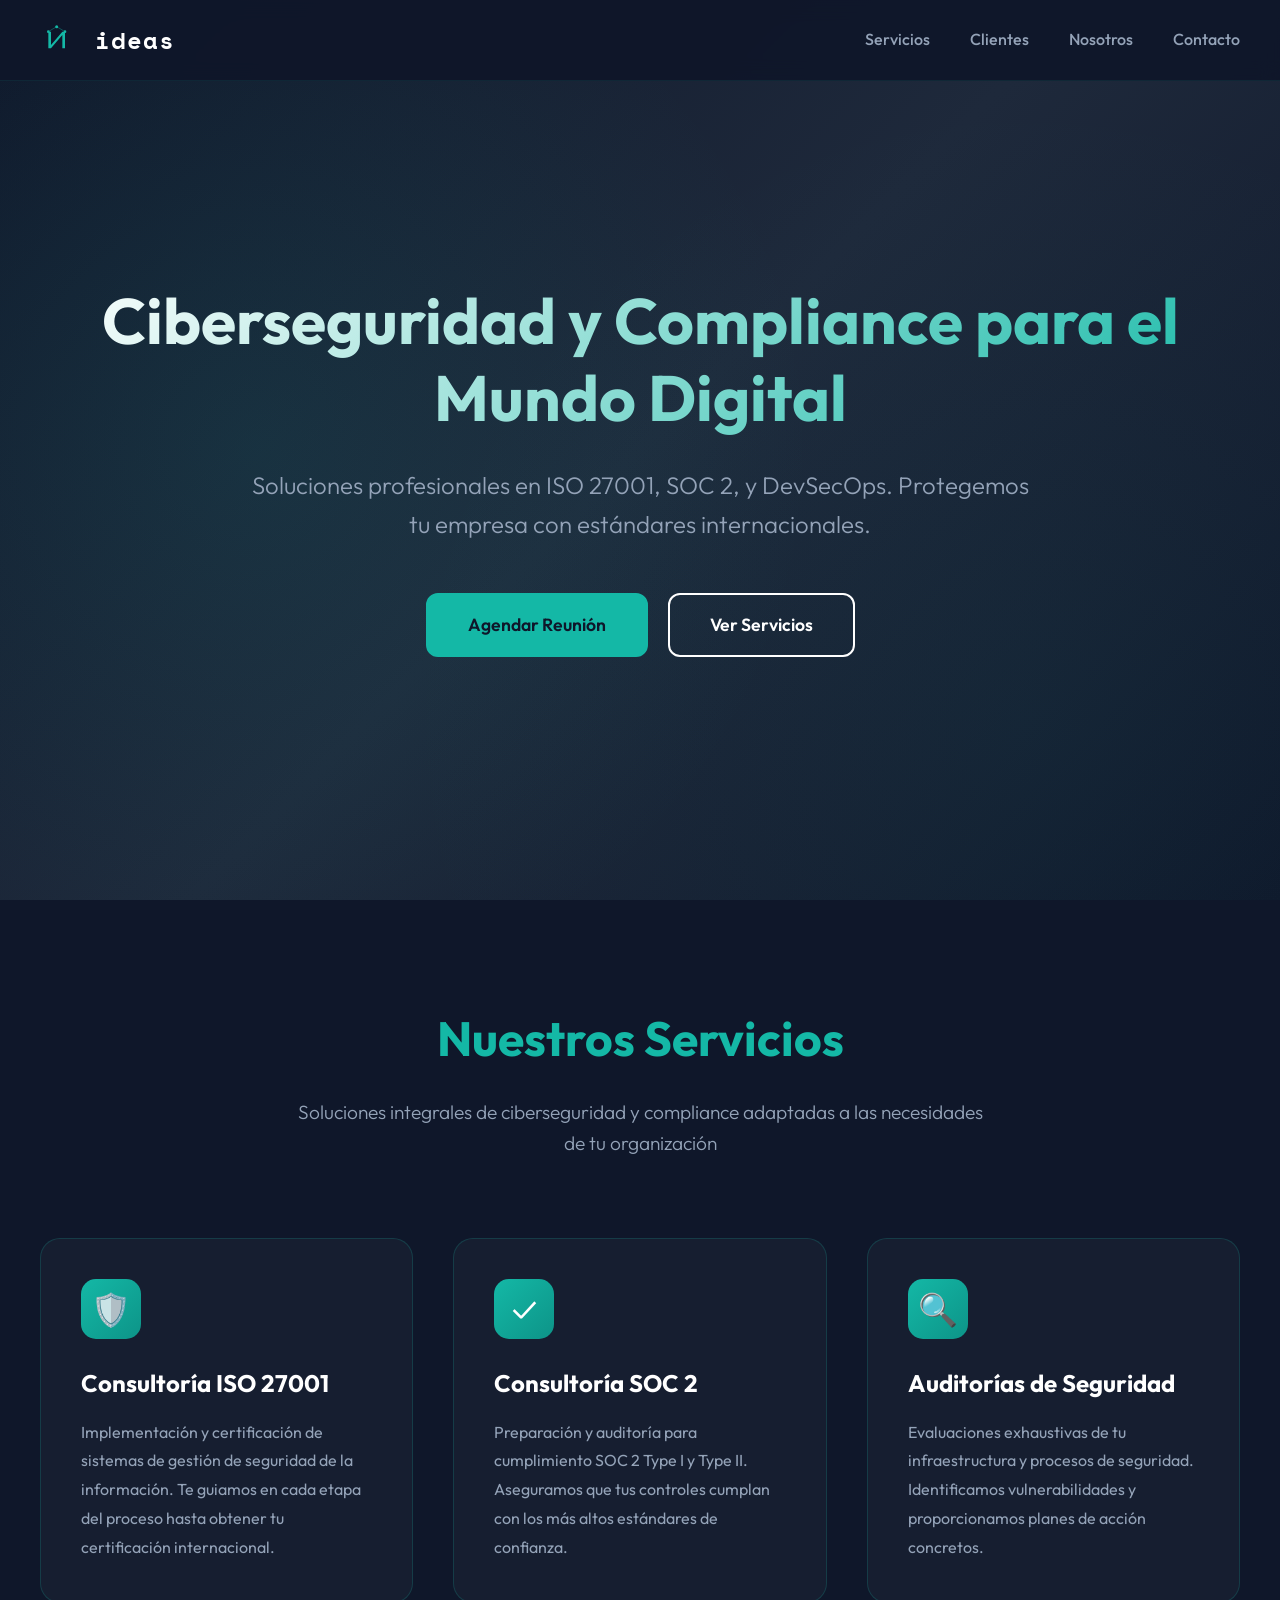
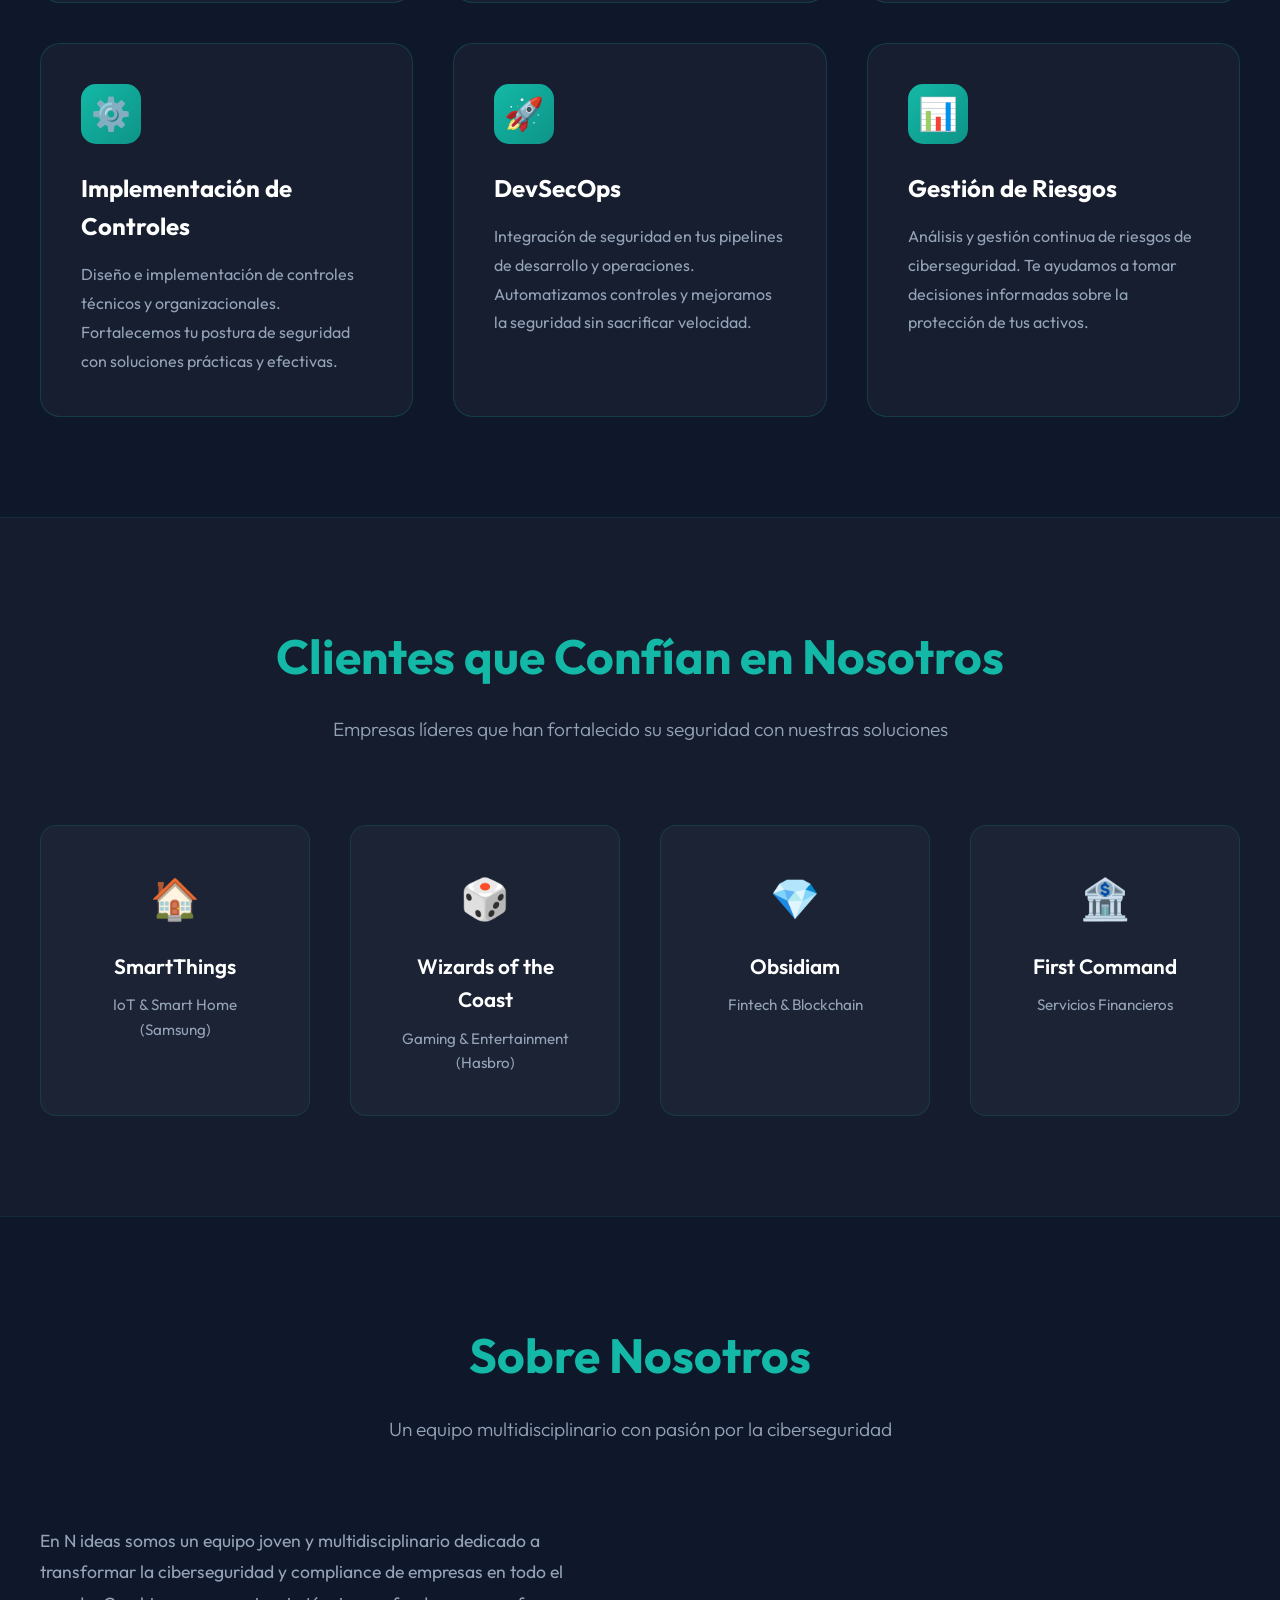
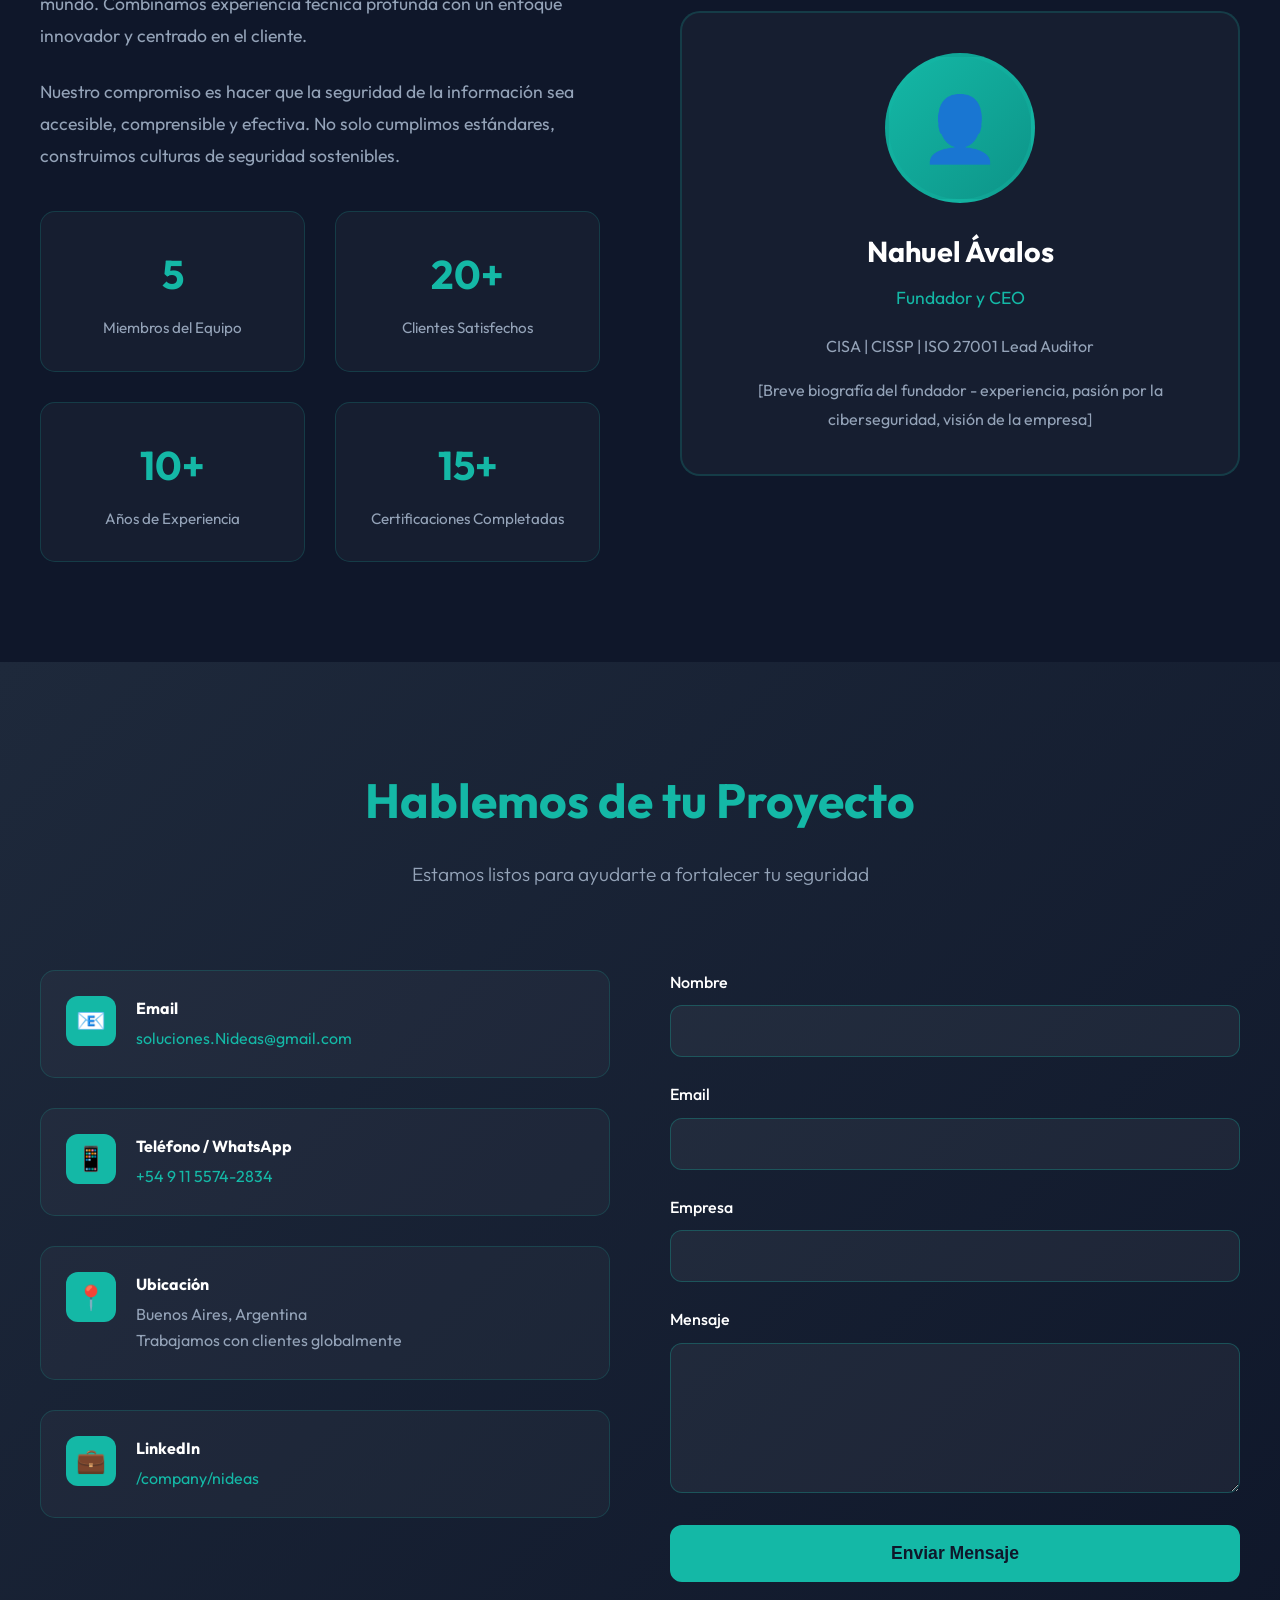
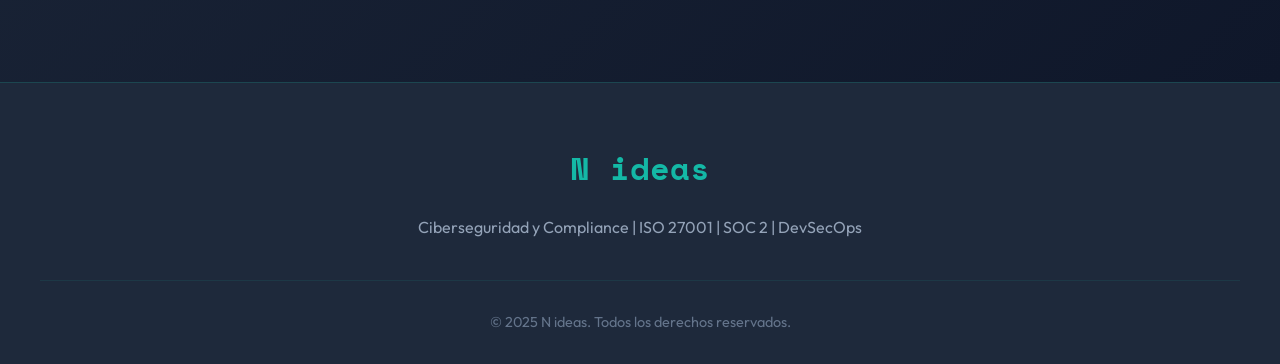
<file: archive/nideas-website-bundle.html>
<!DOCTYPE html>
<html lang="es">
<head>
    <meta charset="UTF-8">
    <meta name="viewport" content="width=device-width, initial-scale=1.0">
    <title>N ideas - Ciberseguridad y Compliance</title>
    <link href="https://fonts.googleapis.com/css2?family=Space+Mono:wght@400;700&family=Outfit:wght@300;400;500;600;700&display=swap" rel="stylesheet">
    <style>
/* ============================================
           VARIABLES DE CONFIGURACIÓN
           ============================================ */
:root {
    --navy: #0F172A;
    --navy-light: #1E293B;
    --navy-lighter: #334155;
    --teal: #14B8A6;
    --teal-dark: #0D9488;
    --gray: #64748B;
    --gray-light: #94A3B8;
    --gray-lighter: #E2E8F0;
    --white: #FFFFFF;
}

* {
    margin: 0;
    padding: 0;
    box-sizing: border-box;
}

html {
    scroll-behavior: smooth;
}

body {
    font-family: 'Outfit', sans-serif;
    background: var(--navy);
    color: var(--white);
    line-height: 1.6;
    overflow-x: hidden;
}

.header {
    position: fixed;
    top: 0;
    left: 0;
    right: 0;
    z-index: 1000;
    background: rgba(15, 23, 42, 0.95);
    backdrop-filter: blur(10px);
    border-bottom: 1px solid rgba(20, 184, 166, 0.1);
    transition: all 0.3s ease;
}

.header.scrolled {
    box-shadow: 0 4px 20px rgba(0, 0, 0, 0.3);
}

.nav-container {
    max-width: 1400px;
    margin: 0 auto;
    padding: 20px 40px;
    display: flex;
    justify-content: space-between;
    align-items: center;
}

.logo {
    display: flex;
    align-items: center;
    gap: 15px;
    text-decoration: none;
    color: var(--white);
    transition: transform 0.3s ease;
}

.logo:hover {
    transform: translateX(5px);
}

.logo-symbol {
    width: 40px;
    height: 40px;
}

.logo-text {
    font-family: 'Space Mono', monospace;
    font-size: 1.5rem;
    font-weight: 700;
    letter-spacing: 1px;
}

.nav-links {
    display: flex;
    gap: 40px;
    list-style: none;
}

.nav-links a {
    color: var(--gray-light);
    text-decoration: none;
    font-weight: 500;
    transition: all 0.3s ease;
    position: relative;
}

.nav-links a::after {
    content: '';
    position: absolute;
    bottom: -5px;
    left: 0;
    width: 0;
    height: 2px;
    background: var(--teal);
    transition: width 0.3s ease;
}

.nav-links a:hover {
    color: var(--teal);
}

.nav-links a:hover::after {
    width: 100%;
}

.hero {
    min-height: 100vh;
    display: flex;
    align-items: center;
    justify-content: center;
    padding: 120px 40px 80px;
    background: linear-gradient(135deg, var(--navy) 0%, var(--navy-light) 50%, var(--navy) 100%);
    position: relative;
    overflow: hidden;
}

.hero::before {
    content: '';
    position: absolute;
    top: 0;
    left: 0;
    right: 0;
    bottom: 0;
    background: 
        radial-gradient(circle at 20% 50%, rgba(20, 184, 166, 0.1) 0%, transparent 50%),
        radial-gradient(circle at 80% 80%, rgba(20, 184, 166, 0.05) 0%, transparent 50%);
    animation: pulse 8s ease-in-out infinite;
}

@keyframes pulse {
    0%, 100% { opacity: 0.5; }
    50% { opacity: 1; }
}

.hero-content {
    max-width: 1200px;
    text-align: center;
    position: relative;
    z-index: 1;
    opacity: 0;
    animation: fadeInUp 1s ease-out forwards;
    animation-delay: 0.3s;
}

.hero h1 {
    font-size: 4rem;
    font-weight: 700;
    margin-bottom: 30px;
    line-height: 1.2;
    background: linear-gradient(135deg, var(--white) 0%, var(--teal) 100%);
    -webkit-background-clip: text;
    -webkit-text-fill-color: transparent;
    background-clip: text;
}

.hero .subtitle {
    font-size: 1.5rem;
    color: var(--gray-light);
    margin-bottom: 50px;
    font-weight: 300;
    max-width: 800px;
    margin-left: auto;
    margin-right: auto;
}

.cta-buttons {
    display: flex;
    gap: 20px;
    justify-content: center;
    flex-wrap: wrap;
}

.btn {
    padding: 16px 40px;
    border-radius: 12px;
    text-decoration: none;
    font-weight: 600;
    font-size: 1.1rem;
    transition: all 0.3s ease;
    display: inline-block;
    border: 2px solid transparent;
}

.btn-primary {
    background: var(--teal);
    color: var(--navy);
    border-color: var(--teal);
}

.btn-primary:hover {
    background: transparent;
    color: var(--teal);
    transform: translateY(-3px);
    box-shadow: 0 10px 30px rgba(20, 184, 166, 0.3);
}

.btn-secondary {
    background: transparent;
    color: var(--white);
    border-color: var(--white);
}

.btn-secondary:hover {
    background: var(--white);
    color: var(--navy);
    transform: translateY(-3px);
}

.section {
    padding: 100px 40px;
    max-width: 1400px;
    margin: 0 auto;
}

.section-header {
    text-align: center;
    margin-bottom: 80px;
    opacity: 0;
    transform: translateY(30px);
    transition: all 0.8s ease;
}

.section-header.visible {
    opacity: 1;
    transform: translateY(0);
}

.section-title {
    font-size: 3rem;
    font-weight: 700;
    margin-bottom: 20px;
    color: var(--teal);
}

.section-subtitle {
    font-size: 1.2rem;
    color: var(--gray-light);
    font-weight: 300;
    max-width: 700px;
    margin: 0 auto;
}

.services-grid {
    display: grid;
    grid-template-columns: repeat(auto-fit, minmax(300px, 1fr));
    gap: 40px;
    margin-top: 60px;
}

.service-card {
    background: rgba(255, 255, 255, 0.03);
    border: 1px solid rgba(20, 184, 166, 0.2);
    border-radius: 20px;
    padding: 40px;
    transition: all 0.4s ease;
    opacity: 0;
    transform: translateY(30px);
}

.service-card.visible {
    opacity: 1;
    transform: translateY(0);
}

.service-card:hover {
    background: rgba(255, 255, 255, 0.05);
    border-color: var(--teal);
    transform: translateY(-10px);
    box-shadow: 0 20px 60px rgba(20, 184, 166, 0.2);
}

.service-icon {
    width: 60px;
    height: 60px;
    background: linear-gradient(135deg, var(--teal) 0%, var(--teal-dark) 100%);
    border-radius: 15px;
    display: flex;
    align-items: center;
    justify-content: center;
    font-size: 2rem;
    margin-bottom: 25px;
    transition: transform 0.3s ease;
}

.service-card:hover .service-icon {
    transform: scale(1.1) rotate(5deg);
}

.service-card h3 {
    font-size: 1.5rem;
    margin-bottom: 15px;
    color: var(--white);
}

.service-card p {
    color: var(--gray-light);
    line-height: 1.8;
}

.clients-section {
    background: rgba(255, 255, 255, 0.02);
    border-top: 1px solid rgba(20, 184, 166, 0.1);
    border-bottom: 1px solid rgba(20, 184, 166, 0.1);
}

.clients-grid {
    display: grid;
    grid-template-columns: repeat(auto-fit, minmax(250px, 1fr));
    gap: 40px;
    margin-top: 60px;
}

.client-card {
    background: rgba(255, 255, 255, 0.03);
    border: 1px solid rgba(20, 184, 166, 0.15);
    border-radius: 16px;
    padding: 40px;
    text-align: center;
    transition: all 0.3s ease;
    opacity: 0;
    transform: scale(0.95);
}

.client-card.visible {
    opacity: 1;
    transform: scale(1);
}

.client-card:hover {
    background: rgba(255, 255, 255, 0.05);
    border-color: var(--teal);
    transform: scale(1.05);
}

.client-logo {
    font-size: 2.5rem;
    margin-bottom: 20px;
}

.client-name {
    font-size: 1.3rem;
    font-weight: 600;
    color: var(--white);
    margin-bottom: 10px;
}

.client-industry {
    color: var(--gray-light);
    font-size: 0.95rem;
}

.about-content {
    display: grid;
    grid-template-columns: 1fr 1fr;
    gap: 80px;
    align-items: center;
    margin-top: 60px;
}

.about-text {
    opacity: 0;
    transform: translateX(-30px);
    transition: all 0.8s ease;
}

.about-text.visible {
    opacity: 1;
    transform: translateX(0);
}

.about-text p {
    font-size: 1.1rem;
    color: var(--gray-light);
    margin-bottom: 25px;
    line-height: 1.8;
}

.stats-grid {
    display: grid;
    grid-template-columns: repeat(2, 1fr);
    gap: 30px;
    margin-top: 40px;
}

.stat-item {
    text-align: center;
    padding: 30px;
    background: rgba(255, 255, 255, 0.03);
    border-radius: 15px;
    border: 1px solid rgba(20, 184, 166, 0.2);
    transition: all 0.3s ease;
}

.stat-item:hover {
    background: rgba(255, 255, 255, 0.05);
    transform: translateY(-5px);
}

.stat-number {
    font-size: 2.5rem;
    font-weight: 700;
    color: var(--teal);
    margin-bottom: 10px;
}

.stat-label {
    color: var(--gray-light);
    font-size: 0.95rem;
}

.team-leader {
    background: rgba(255, 255, 255, 0.03);
    border: 2px solid rgba(20, 184, 166, 0.2);
    border-radius: 20px;
    padding: 40px;
    text-align: center;
    opacity: 0;
    transform: translateX(30px);
    transition: all 0.8s ease;
}

.team-leader.visible {
    opacity: 1;
    transform: translateX(0);
}

.leader-avatar {
    width: 150px;
    height: 150px;
    border-radius: 50%;
    background: linear-gradient(135deg, var(--teal) 0%, var(--teal-dark) 100%);
    margin: 0 auto 25px;
    display: flex;
    align-items: center;
    justify-content: center;
    font-size: 4rem;
    border: 4px solid rgba(20, 184, 166, 0.3);
}

.leader-name {
    font-size: 1.8rem;
    font-weight: 700;
    margin-bottom: 10px;
    color: var(--white);
}

.leader-title {
    color: var(--teal);
    font-size: 1.1rem;
    margin-bottom: 20px;
}

.leader-credentials {
    color: var(--gray-light);
    line-height: 1.8;
}

.contact-section {
    background: linear-gradient(135deg, var(--navy-light) 0%, var(--navy) 100%);
}

.contact-container {
    display: grid;
    grid-template-columns: 1fr 1fr;
    gap: 60px;
    margin-top: 60px;
}

.contact-info {
    opacity: 0;
    transform: translateY(30px);
    transition: all 0.8s ease;
}

.contact-info.visible {
    opacity: 1;
    transform: translateY(0);
}

.contact-item {
    display: flex;
    align-items: flex-start;
    gap: 20px;
    margin-bottom: 30px;
    padding: 25px;
    background: rgba(255, 255, 255, 0.03);
    border-radius: 15px;
    border: 1px solid rgba(20, 184, 166, 0.2);
    transition: all 0.3s ease;
}

.contact-item:hover {
    background: rgba(255, 255, 255, 0.05);
    border-color: var(--teal);
    transform: translateX(10px);
}

.contact-icon {
    width: 50px;
    height: 50px;
    background: var(--teal);
    border-radius: 12px;
    display: flex;
    align-items: center;
    justify-content: center;
    font-size: 1.5rem;
    flex-shrink: 0;
}

.contact-details h4 {
    color: var(--white);
    margin-bottom: 5px;
}

.contact-details p {
    color: var(--gray-light);
}

.contact-details a {
    color: var(--teal);
    text-decoration: none;
    transition: color 0.3s ease;
}

.contact-details a:hover {
    color: var(--white);
}

.contact-form {
    opacity: 0;
    transform: translateY(30px);
    transition: all 0.8s ease;
}

.contact-form.visible {
    opacity: 1;
    transform: translateY(0);
}

.form-group {
    margin-bottom: 25px;
}

.form-group label {
    display: block;
    margin-bottom: 10px;
    color: var(--white);
    font-weight: 500;
}

.form-group input,
.form-group textarea {
    width: 100%;
    padding: 15px 20px;
    background: rgba(255, 255, 255, 0.05);
    border: 1px solid rgba(20, 184, 166, 0.3);
    border-radius: 12px;
    color: var(--white);
    font-family: 'Outfit', sans-serif;
    font-size: 1rem;
    transition: all 0.3s ease;
}

.form-group input:focus,
.form-group textarea:focus {
    outline: none;
    border-color: var(--teal);
    background: rgba(255, 255, 255, 0.08);
}

.form-group textarea {
    resize: vertical;
    min-height: 150px;
}

.footer {
    background: var(--navy-light);
    padding: 60px 40px 30px;
    border-top: 1px solid rgba(20, 184, 166, 0.2);
}

.footer-content {
    max-width: 1400px;
    margin: 0 auto;
    text-align: center;
}

.footer-logo {
    font-family: 'Space Mono', monospace;
    font-size: 2rem;
    font-weight: 700;
    color: var(--teal);
    margin-bottom: 20px;
}

.footer-text {
    color: var(--gray-light);
    margin-bottom: 40px;
}

.footer-bottom {
    padding-top: 30px;
    border-top: 1px solid rgba(20, 184, 166, 0.1);
    color: var(--gray);
    font-size: 0.9rem;
}

@keyframes fadeInUp {
    from {
        opacity: 0;
        transform: translateY(30px);
    }
    to {
        opacity: 1;
        transform: translateY(0);
    }
}

@media (max-width: 1024px) {
    .about-content,
    .contact-container {
        grid-template-columns: 1fr;
    }
}

@media (max-width: 768px) {
    .nav-links {
        display: none;
    }

    .hero h1 {
        font-size: 2.5rem;
    }

    .hero .subtitle {
        font-size: 1.2rem;
    }

    .section-title {
        font-size: 2rem;
    }

    .services-grid,
    .clients-grid {
        grid-template-columns: 1fr;
    }

    .stats-grid {
        grid-template-columns: 1fr;
    }

    .cta-buttons {
        flex-direction: column;
    }

    .btn {
        width: 100%;
    }
}
    </style>
</head>
<body>

    <header class="header" id="header">
        <nav class="nav-container">
            <a href="#" class="logo">
                <svg class="logo-symbol" viewBox="0 0 120 120" fill="none" xmlns="http://www.w3.org/2000/svg">
                    <path d="M 25 85 L 25 35 L 33 35 L 33 75 L 67 35 L 75 35 L 75 85 L 67 85 L 67 45 L 33 85 Z" fill="#14B8A6"/>
                    <line x1="25" y1="35" x2="50" y2="20" stroke="#14B8A6" stroke-width="2" opacity="0.6"/>
                    <line x1="75" y1="35" x2="50" y2="20" stroke="#14B8A6" stroke-width="2" opacity="0.6"/>
                    <circle cx="25" cy="35" r="4" fill="#14B8A6"/>
                    <circle cx="75" cy="35" r="4" fill="#14B8A6"/>
                    <circle cx="50" cy="20" r="4.5" fill="#14B8A6"/>
                </svg>
                <span class="logo-text">ideas</span>
            </a>
            <ul class="nav-links">
                <li><a href="#servicios">Servicios</a></li>
                <li><a href="#clientes">Clientes</a></li>
                <li><a href="#nosotros">Nosotros</a></li>
                <li><a href="#contacto">Contacto</a></li>
            </ul>
        </nav>
    </header>

    <section class="hero">
        <div class="hero-content">
            <h1>Ciberseguridad y Compliance para el Mundo Digital</h1>
            <p class="subtitle">
                Soluciones profesionales en ISO 27001, SOC 2, y DevSecOps. 
                Protegemos tu empresa con estándares internacionales.
            </p>
            <div class="cta-buttons">
                <a href="#contacto" class="btn btn-primary">Agendar Reunión</a>
                <a href="#servicios" class="btn btn-secondary">Ver Servicios</a>
            </div>
        </div>
    </section>

    <section class="section" id="servicios">
        <div class="section-header">
            <h2 class="section-title">Nuestros Servicios</h2>
            <p class="section-subtitle">
                Soluciones integrales de ciberseguridad y compliance adaptadas a las necesidades de tu organización
            </p>
        </div>

        <div class="services-grid">
            <div class="service-card">
                <div class="service-icon">🛡️</div>
                <h3>Consultoría ISO 27001</h3>
                <p>
                    Implementación y certificación de sistemas de gestión de seguridad de la información. 
                    Te guiamos en cada etapa del proceso hasta obtener tu certificación internacional.
                </p>
            </div>

            <div class="service-card">
                <div class="service-icon">✓</div>
                <h3>Consultoría SOC 2</h3>
                <p>
                    Preparación y auditoría para cumplimiento SOC 2 Type I y Type II. 
                    Aseguramos que tus controles cumplan con los más altos estándares de confianza.
                </p>
            </div>

            <div class="service-card">
                <div class="service-icon">🔍</div>
                <h3>Auditorías de Seguridad</h3>
                <p>
                    Evaluaciones exhaustivas de tu infraestructura y procesos de seguridad. 
                    Identificamos vulnerabilidades y proporcionamos planes de acción concretos.
                </p>
            </div>

            <div class="service-card">
                <div class="service-icon">⚙️</div>
                <h3>Implementación de Controles</h3>
                <p>
                    Diseño e implementación de controles técnicos y organizacionales. 
                    Fortalecemos tu postura de seguridad con soluciones prácticas y efectivas.
                </p>
            </div>

            <div class="service-card">
                <div class="service-icon">🚀</div>
                <h3>DevSecOps</h3>
                <p>
                    Integración de seguridad en tus pipelines de desarrollo y operaciones. 
                    Automatizamos controles y mejoramos la seguridad sin sacrificar velocidad.
                </p>
            </div>

            <div class="service-card">
                <div class="service-icon">📊</div>
                <h3>Gestión de Riesgos</h3>
                <p>
                    Análisis y gestión continua de riesgos de ciberseguridad. 
                    Te ayudamos a tomar decisiones informadas sobre la protección de tus activos.
                </p>
            </div>
        </div>
    </section>

    <section class="section clients-section" id="clientes">
        <div class="section-header">
            <h2 class="section-title">Clientes que Confían en Nosotros</h2>
            <p class="section-subtitle">
                Empresas líderes que han fortalecido su seguridad con nuestras soluciones
            </p>
        </div>

        <div class="clients-grid">
            <div class="client-card">
                <div class="client-logo">🏠</div>
                <div class="client-name">SmartThings</div>
                <div class="client-industry">IoT & Smart Home (Samsung)</div>
            </div>

            <div class="client-card">
                <div class="client-logo">🎲</div>
                <div class="client-name">Wizards of the Coast</div>
                <div class="client-industry">Gaming & Entertainment (Hasbro)</div>
            </div>

            <div class="client-card">
                <div class="client-logo">💎</div>
                <div class="client-name">Obsidiam</div>
                <div class="client-industry">Fintech & Blockchain</div>
            </div>

            <div class="client-card">
                <div class="client-logo">🏦</div>
                <div class="client-name">First Command</div>
                <div class="client-industry">Servicios Financieros</div>
            </div>
        </div>
    </section>

    <section class="section" id="nosotros">
        <div class="section-header">
            <h2 class="section-title">Sobre Nosotros</h2>
            <p class="section-subtitle">
                Un equipo multidisciplinario con pasión por la ciberseguridad
            </p>
        </div>

        <div class="about-content">
            <div class="about-text">
                <p>
                    En N ideas somos un equipo joven y multidisciplinario dedicado a transformar 
                    la ciberseguridad y compliance de empresas en todo el mundo. Combinamos 
                    experiencia técnica profunda con un enfoque innovador y centrado en el cliente.
                </p>
                <p>
                    Nuestro compromiso es hacer que la seguridad de la información sea accesible, 
                    comprensible y efectiva. No solo cumplimos estándares, construimos culturas 
                    de seguridad sostenibles.
                </p>

                <div class="stats-grid">
                    <div class="stat-item">
                        <div class="stat-number">5</div>
                        <div class="stat-label">Miembros del Equipo</div>
                    </div>
                    <div class="stat-item">
                        <div class="stat-number">20+</div>
                        <div class="stat-label">Clientes Satisfechos</div>
                    </div>
                    <div class="stat-item">
                        <div class="stat-number">10+</div>
                        <div class="stat-label">Años de Experiencia</div>
                    </div>
                    <div class="stat-item">
                        <div class="stat-number">15+</div>
                        <div class="stat-label">Certificaciones Completadas</div>
                    </div>
                </div>
            </div>

            <div class="team-leader">
                <div class="leader-avatar">👤</div>
                <h3 class="leader-name">Nahuel Ávalos</h3>
                <p class="leader-title">Fundador y CEO</p>
                <div class="leader-credentials">
                    <p>CISA | CISSP | ISO 27001 Lead Auditor</p>
                    <p style="margin-top: 15px;">
                        [Breve biografía del fundador - experiencia, pasión por la ciberseguridad, 
                        visión de la empresa]
                    </p>
                </div>
            </div>
        </div>
    </section>

    <section class="section contact-section" id="contacto">
        <div class="section-header">
            <h2 class="section-title">Hablemos de tu Proyecto</h2>
            <p class="section-subtitle">
                Estamos listos para ayudarte a fortalecer tu seguridad
            </p>
        </div>

        <div class="contact-container">
            <div class="contact-info">
                <div class="contact-item">
                    <div class="contact-icon">📧</div>
                    <div class="contact-details">
                        <h4>Email</h4>
                        <p><a href="mailto:soluciones.Nideas@gmail.com">soluciones.Nideas@gmail.com</a></p>
                    </div>
                </div>

                <div class="contact-item">
                    <div class="contact-icon">📱</div>
                    <div class="contact-details">
                        <h4>Teléfono / WhatsApp</h4>
                        <p><a href="tel:+5491155742834">+54 9 11 5574-2834</a></p>
                    </div>
                </div>

                <div class="contact-item">
                    <div class="contact-icon">📍</div>
                    <div class="contact-details">
                        <h4>Ubicación</h4>
                        <p>Buenos Aires, Argentina<br>Trabajamos con clientes globalmente</p>
                    </div>
                </div>

                <div class="contact-item">
                    <div class="contact-icon">💼</div>
                    <div class="contact-details">
                        <h4>LinkedIn</h4>
                        <p><a href="https://linkedin.com/company/nideas" target="_blank">/company/nideas</a></p>
                    </div>
                </div>
            </div>

            <div class="contact-form">
                <form action="#" method="POST" id="contactForm">
                    <div class="form-group">
                        <label for="name">Nombre</label>
                        <input type="text" id="name" name="name" required>
                    </div>

                    <div class="form-group">
                        <label for="email">Email</label>
                        <input type="email" id="email" name="email" required>
                    </div>

                    <div class="form-group">
                        <label for="company">Empresa</label>
                        <input type="text" id="company" name="company">
                    </div>

                    <div class="form-group">
                        <label for="message">Mensaje</label>
                        <textarea id="message" name="message" required></textarea>
                    </div>

                    <button type="submit" class="btn btn-primary" style="width: 100%;">
                        Enviar Mensaje
                    </button>
                </form>
            </div>
        </div>
    </section>

    <footer class="footer">
        <div class="footer-content">
            <div class="footer-logo">N ideas</div>
            <p class="footer-text">
                Ciberseguridad y Compliance | ISO 27001 | SOC 2 | DevSecOps
            </p>
            <div class="footer-bottom">
                <p>&copy; 2025 N ideas. Todos los derechos reservados.</p>
            </div>
        </div>
    </footer>

    <script>
const header = document.getElementById('header');
window.addEventListener('scroll', () => {
    if (window.scrollY > 50) {
        header.classList.add('scrolled');
    } else {
        header.classList.remove('scrolled');
    }
});

const observerOptions = {
    threshold: 0.1,
    rootMargin: '0px 0px -100px 0px'
};

const observer = new IntersectionObserver((entries) => {
    entries.forEach(entry => {
        if (entry.isIntersecting) {
            entry.target.classList.add('visible');
        }
    });
}, observerOptions);

document.querySelectorAll('.section-header, .service-card, .client-card, .about-text, .team-leader, .contact-info, .contact-form').forEach(el => {
    observer.observe(el);
});

document.querySelectorAll('a[href^="#"]').forEach(anchor => {
    anchor.addEventListener('click', function (e) {
        e.preventDefault();
        const target = document.querySelector(this.getAttribute('href'));
        if (target) {
            const headerHeight = 80;
            const targetPosition = target.offsetTop - headerHeight;
            window.scrollTo({
                top: targetPosition,
                behavior: 'smooth'
            });
        }
    });
});

const serviceCards = document.querySelectorAll('.service-card');
serviceCards.forEach((card, index) => {
    card.style.transitionDelay = `${index * 0.1}s`;
});

const clientCards = document.querySelectorAll('.client-card');
clientCards.forEach((card, index) => {
    card.style.transitionDelay = `${index * 0.15}s`;
});

document.getElementById('contactForm').addEventListener('submit', function(e) {
    e.preventDefault();
    alert('⚠️ CONFIGURAR: Necesitas conectar este formulario con un servicio de email (Formspree, EmailJS, etc.)');
});
    </script>

</body>
</html>
</file>
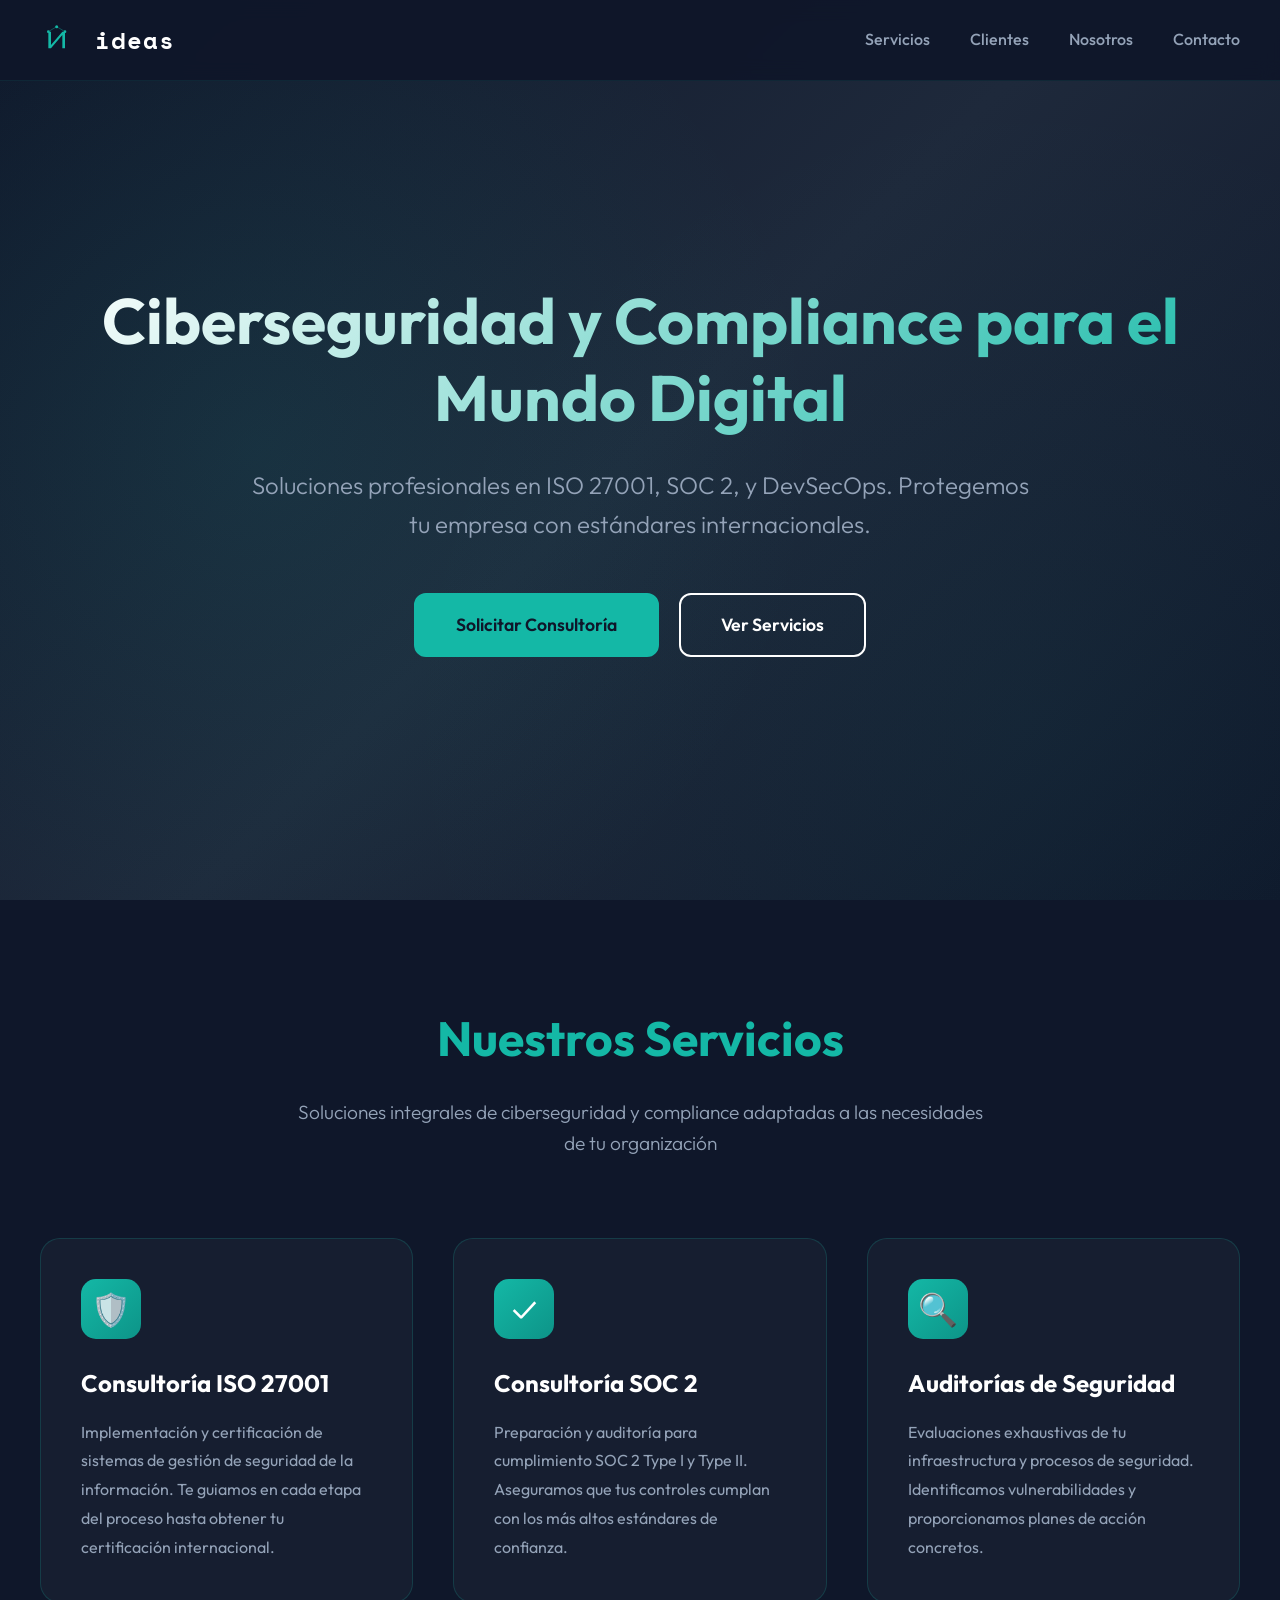
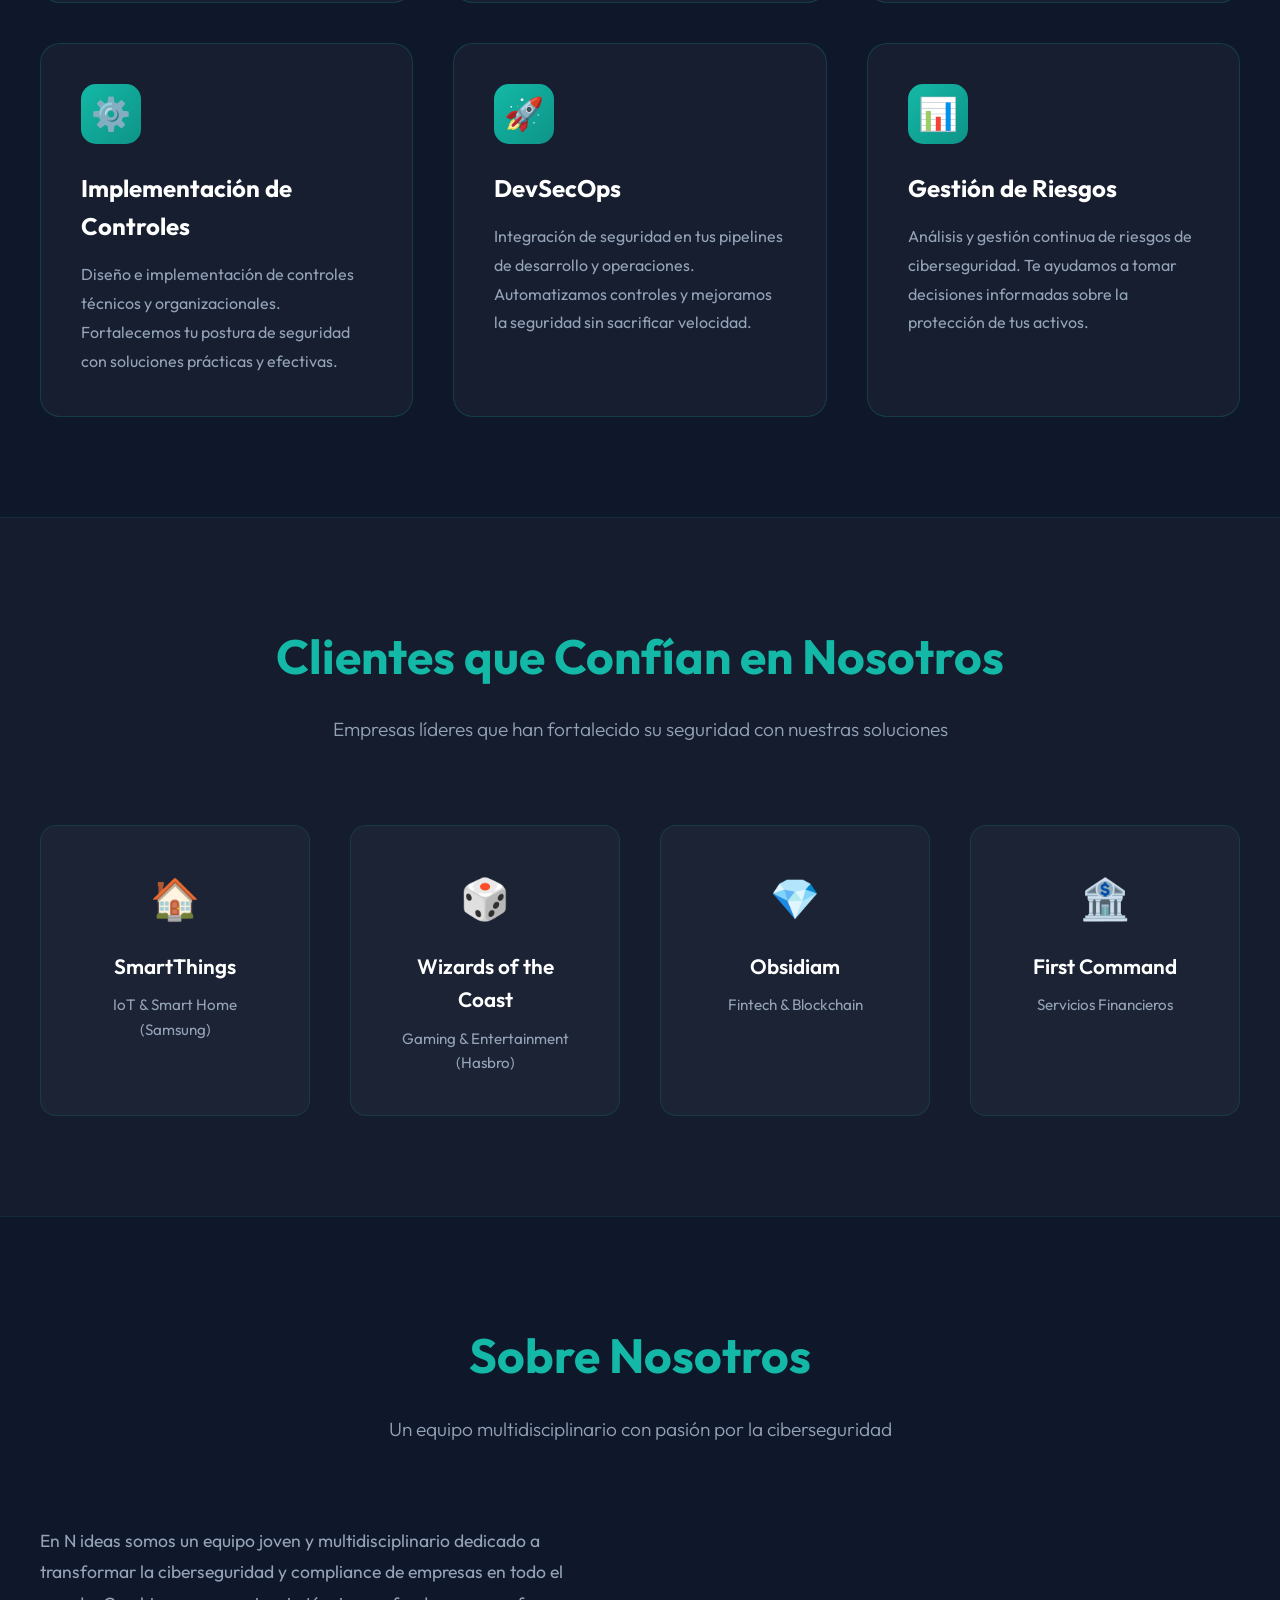
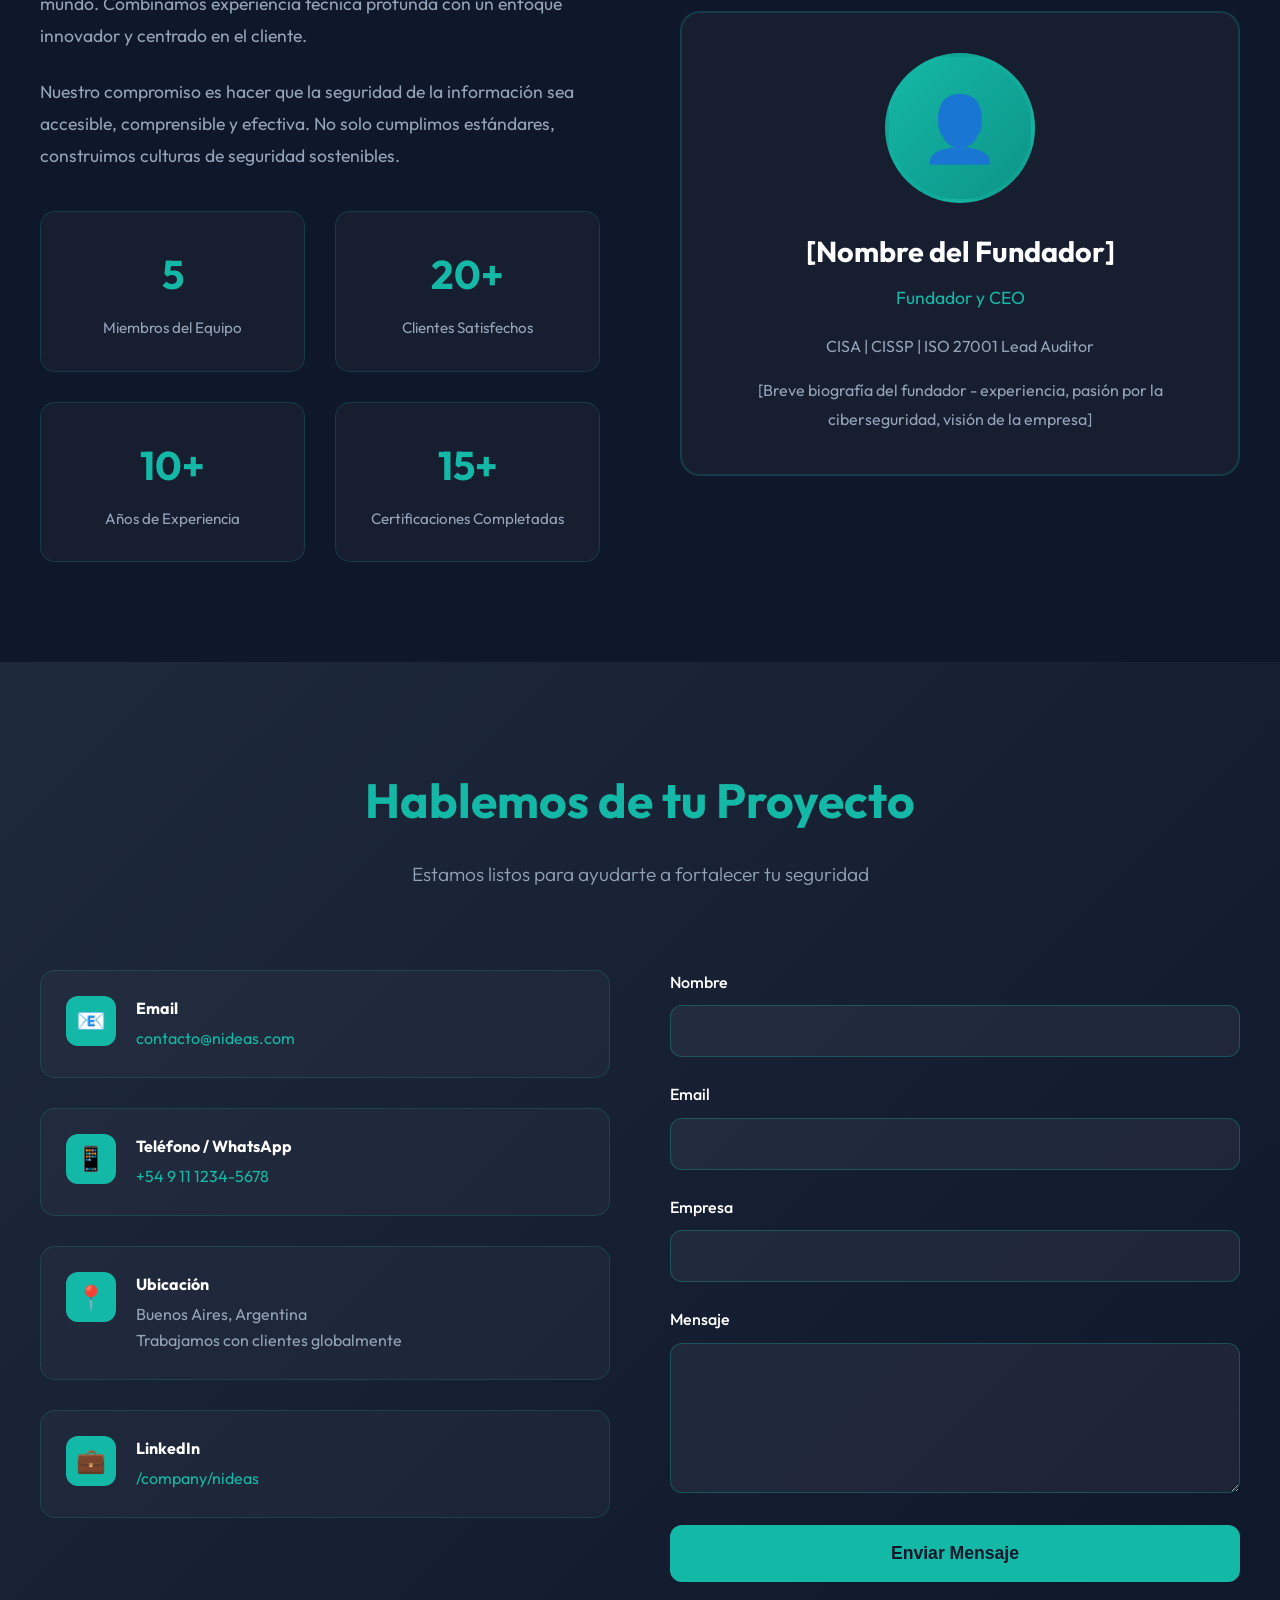
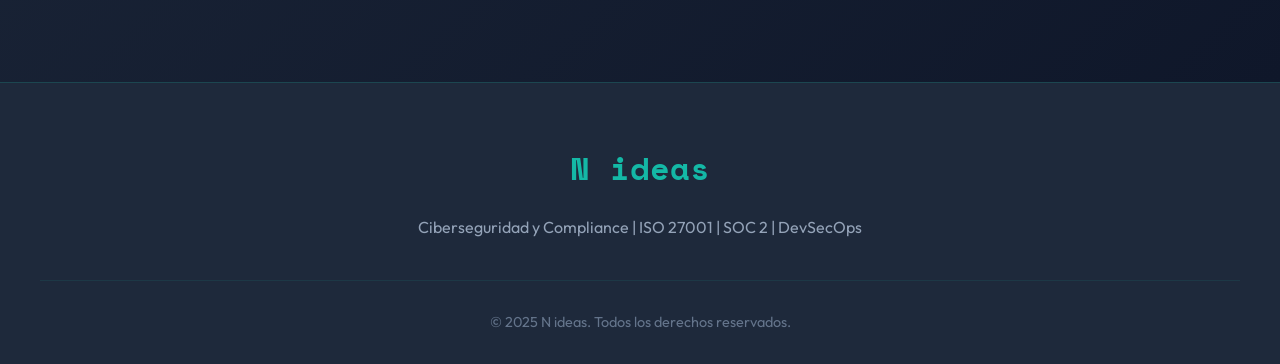
<file: archive/nideas-website.html>
<!DOCTYPE html>
<html lang="es">
<head>
    <meta charset="UTF-8">
    <meta name="viewport" content="width=device-width, initial-scale=1.0">
    <title>N ideas - Ciberseguridad y Compliance</title>
    <link href="https://fonts.googleapis.com/css2?family=Space+Mono:wght@400;700&family=Outfit:wght@300;400;500;600;700&display=swap" rel="stylesheet">
    <style>
        /* ============================================
           VARIABLES DE CONFIGURACIÓN
           ============================================ */
        :root {
            --navy: #0F172A;
            --navy-light: #1E293B;
            --navy-lighter: #334155;
            --teal: #14B8A6;
            --teal-dark: #0D9488;
            --gray: #64748B;
            --gray-light: #94A3B8;
            --gray-lighter: #E2E8F0;
            --white: #FFFFFF;
        }

        * {
            margin: 0;
            padding: 0;
            box-sizing: border-box;
        }

        html {
            scroll-behavior: smooth;
        }

        body {
            font-family: 'Outfit', sans-serif;
            background: var(--navy);
            color: var(--white);
            line-height: 1.6;
            overflow-x: hidden;
        }

        .header {
            position: fixed;
            top: 0;
            left: 0;
            right: 0;
            z-index: 1000;
            background: rgba(15, 23, 42, 0.95);
            backdrop-filter: blur(10px);
            border-bottom: 1px solid rgba(20, 184, 166, 0.1);
            transition: all 0.3s ease;
        }

        .header.scrolled {
            box-shadow: 0 4px 20px rgba(0, 0, 0, 0.3);
        }

        .nav-container {
            max-width: 1400px;
            margin: 0 auto;
            padding: 20px 40px;
            display: flex;
            justify-content: space-between;
            align-items: center;
        }

        .logo {
            display: flex;
            align-items: center;
            gap: 15px;
            text-decoration: none;
            color: var(--white);
            transition: transform 0.3s ease;
        }

        .logo:hover {
            transform: translateX(5px);
        }

        .logo-symbol {
            width: 40px;
            height: 40px;
        }

        .logo-text {
            font-family: 'Space Mono', monospace;
            font-size: 1.5rem;
            font-weight: 700;
            letter-spacing: 1px;
        }

        .nav-links {
            display: flex;
            gap: 40px;
            list-style: none;
        }

        .nav-links a {
            color: var(--gray-light);
            text-decoration: none;
            font-weight: 500;
            transition: all 0.3s ease;
            position: relative;
        }

        .nav-links a::after {
            content: '';
            position: absolute;
            bottom: -5px;
            left: 0;
            width: 0;
            height: 2px;
            background: var(--teal);
            transition: width 0.3s ease;
        }

        .nav-links a:hover {
            color: var(--teal);
        }

        .nav-links a:hover::after {
            width: 100%;
        }

        .hero {
            min-height: 100vh;
            display: flex;
            align-items: center;
            justify-content: center;
            padding: 120px 40px 80px;
            background: linear-gradient(135deg, var(--navy) 0%, var(--navy-light) 50%, var(--navy) 100%);
            position: relative;
            overflow: hidden;
        }

        .hero::before {
            content: '';
            position: absolute;
            top: 0;
            left: 0;
            right: 0;
            bottom: 0;
            background: 
                radial-gradient(circle at 20% 50%, rgba(20, 184, 166, 0.1) 0%, transparent 50%),
                radial-gradient(circle at 80% 80%, rgba(20, 184, 166, 0.05) 0%, transparent 50%);
            animation: pulse 8s ease-in-out infinite;
        }

        @keyframes pulse {
            0%, 100% { opacity: 0.5; }
            50% { opacity: 1; }
        }

        .hero-content {
            max-width: 1200px;
            text-align: center;
            position: relative;
            z-index: 1;
            opacity: 0;
            animation: fadeInUp 1s ease-out forwards;
            animation-delay: 0.3s;
        }

        .hero h1 {
            font-size: 4rem;
            font-weight: 700;
            margin-bottom: 30px;
            line-height: 1.2;
            background: linear-gradient(135deg, var(--white) 0%, var(--teal) 100%);
            -webkit-background-clip: text;
            -webkit-text-fill-color: transparent;
            background-clip: text;
        }

        .hero .subtitle {
            font-size: 1.5rem;
            color: var(--gray-light);
            margin-bottom: 50px;
            font-weight: 300;
            max-width: 800px;
            margin-left: auto;
            margin-right: auto;
        }

        .cta-buttons {
            display: flex;
            gap: 20px;
            justify-content: center;
            flex-wrap: wrap;
        }

        .btn {
            padding: 16px 40px;
            border-radius: 12px;
            text-decoration: none;
            font-weight: 600;
            font-size: 1.1rem;
            transition: all 0.3s ease;
            display: inline-block;
            border: 2px solid transparent;
        }

        .btn-primary {
            background: var(--teal);
            color: var(--navy);
            border-color: var(--teal);
        }

        .btn-primary:hover {
            background: transparent;
            color: var(--teal);
            transform: translateY(-3px);
            box-shadow: 0 10px 30px rgba(20, 184, 166, 0.3);
        }

        .btn-secondary {
            background: transparent;
            color: var(--white);
            border-color: var(--white);
        }

        .btn-secondary:hover {
            background: var(--white);
            color: var(--navy);
            transform: translateY(-3px);
        }

        .section {
            padding: 100px 40px;
            max-width: 1400px;
            margin: 0 auto;
        }

        .section-header {
            text-align: center;
            margin-bottom: 80px;
            opacity: 0;
            transform: translateY(30px);
            transition: all 0.8s ease;
        }

        .section-header.visible {
            opacity: 1;
            transform: translateY(0);
        }

        .section-title {
            font-size: 3rem;
            font-weight: 700;
            margin-bottom: 20px;
            color: var(--teal);
        }

        .section-subtitle {
            font-size: 1.2rem;
            color: var(--gray-light);
            font-weight: 300;
            max-width: 700px;
            margin: 0 auto;
        }

        .services-grid {
            display: grid;
            grid-template-columns: repeat(auto-fit, minmax(300px, 1fr));
            gap: 40px;
            margin-top: 60px;
        }

        .service-card {
            background: rgba(255, 255, 255, 0.03);
            border: 1px solid rgba(20, 184, 166, 0.2);
            border-radius: 20px;
            padding: 40px;
            transition: all 0.4s ease;
            opacity: 0;
            transform: translateY(30px);
        }

        .service-card.visible {
            opacity: 1;
            transform: translateY(0);
        }

        .service-card:hover {
            background: rgba(255, 255, 255, 0.05);
            border-color: var(--teal);
            transform: translateY(-10px);
            box-shadow: 0 20px 60px rgba(20, 184, 166, 0.2);
        }

        .service-icon {
            width: 60px;
            height: 60px;
            background: linear-gradient(135deg, var(--teal) 0%, var(--teal-dark) 100%);
            border-radius: 15px;
            display: flex;
            align-items: center;
            justify-content: center;
            font-size: 2rem;
            margin-bottom: 25px;
            transition: transform 0.3s ease;
        }

        .service-card:hover .service-icon {
            transform: scale(1.1) rotate(5deg);
        }

        .service-card h3 {
            font-size: 1.5rem;
            margin-bottom: 15px;
            color: var(--white);
        }

        .service-card p {
            color: var(--gray-light);
            line-height: 1.8;
        }

        .clients-section {
            background: rgba(255, 255, 255, 0.02);
            border-top: 1px solid rgba(20, 184, 166, 0.1);
            border-bottom: 1px solid rgba(20, 184, 166, 0.1);
        }

        .clients-grid {
            display: grid;
            grid-template-columns: repeat(auto-fit, minmax(250px, 1fr));
            gap: 40px;
            margin-top: 60px;
        }

        .client-card {
            background: rgba(255, 255, 255, 0.03);
            border: 1px solid rgba(20, 184, 166, 0.15);
            border-radius: 16px;
            padding: 40px;
            text-align: center;
            transition: all 0.3s ease;
            opacity: 0;
            transform: scale(0.95);
        }

        .client-card.visible {
            opacity: 1;
            transform: scale(1);
        }

        .client-card:hover {
            background: rgba(255, 255, 255, 0.05);
            border-color: var(--teal);
            transform: scale(1.05);
        }

        .client-logo {
            font-size: 2.5rem;
            margin-bottom: 20px;
        }

        .client-name {
            font-size: 1.3rem;
            font-weight: 600;
            color: var(--white);
            margin-bottom: 10px;
        }

        .client-industry {
            color: var(--gray-light);
            font-size: 0.95rem;
        }

        .about-content {
            display: grid;
            grid-template-columns: 1fr 1fr;
            gap: 80px;
            align-items: center;
            margin-top: 60px;
        }

        .about-text {
            opacity: 0;
            transform: translateX(-30px);
            transition: all 0.8s ease;
        }

        .about-text.visible {
            opacity: 1;
            transform: translateX(0);
        }

        .about-text p {
            font-size: 1.1rem;
            color: var(--gray-light);
            margin-bottom: 25px;
            line-height: 1.8;
        }

        .stats-grid {
            display: grid;
            grid-template-columns: repeat(2, 1fr);
            gap: 30px;
            margin-top: 40px;
        }

        .stat-item {
            text-align: center;
            padding: 30px;
            background: rgba(255, 255, 255, 0.03);
            border-radius: 15px;
            border: 1px solid rgba(20, 184, 166, 0.2);
            transition: all 0.3s ease;
        }

        .stat-item:hover {
            background: rgba(255, 255, 255, 0.05);
            transform: translateY(-5px);
        }

        .stat-number {
            font-size: 2.5rem;
            font-weight: 700;
            color: var(--teal);
            margin-bottom: 10px;
        }

        .stat-label {
            color: var(--gray-light);
            font-size: 0.95rem;
        }

        .team-leader {
            background: rgba(255, 255, 255, 0.03);
            border: 2px solid rgba(20, 184, 166, 0.2);
            border-radius: 20px;
            padding: 40px;
            text-align: center;
            opacity: 0;
            transform: translateX(30px);
            transition: all 0.8s ease;
        }

        .team-leader.visible {
            opacity: 1;
            transform: translateX(0);
        }

        .leader-avatar {
            width: 150px;
            height: 150px;
            border-radius: 50%;
            background: linear-gradient(135deg, var(--teal) 0%, var(--teal-dark) 100%);
            margin: 0 auto 25px;
            display: flex;
            align-items: center;
            justify-content: center;
            font-size: 4rem;
            border: 4px solid rgba(20, 184, 166, 0.3);
        }

        .leader-name {
            font-size: 1.8rem;
            font-weight: 700;
            margin-bottom: 10px;
            color: var(--white);
        }

        .leader-title {
            color: var(--teal);
            font-size: 1.1rem;
            margin-bottom: 20px;
        }

        .leader-credentials {
            color: var(--gray-light);
            line-height: 1.8;
        }

        .contact-section {
            background: linear-gradient(135deg, var(--navy-light) 0%, var(--navy) 100%);
        }

        .contact-container {
            display: grid;
            grid-template-columns: 1fr 1fr;
            gap: 60px;
            margin-top: 60px;
        }

        .contact-info {
            opacity: 0;
            transform: translateY(30px);
            transition: all 0.8s ease;
        }

        .contact-info.visible {
            opacity: 1;
            transform: translateY(0);
        }

        .contact-item {
            display: flex;
            align-items: flex-start;
            gap: 20px;
            margin-bottom: 30px;
            padding: 25px;
            background: rgba(255, 255, 255, 0.03);
            border-radius: 15px;
            border: 1px solid rgba(20, 184, 166, 0.2);
            transition: all 0.3s ease;
        }

        .contact-item:hover {
            background: rgba(255, 255, 255, 0.05);
            border-color: var(--teal);
            transform: translateX(10px);
        }

        .contact-icon {
            width: 50px;
            height: 50px;
            background: var(--teal);
            border-radius: 12px;
            display: flex;
            align-items: center;
            justify-content: center;
            font-size: 1.5rem;
            flex-shrink: 0;
        }

        .contact-details h4 {
            color: var(--white);
            margin-bottom: 5px;
        }

        .contact-details p {
            color: var(--gray-light);
        }

        .contact-details a {
            color: var(--teal);
            text-decoration: none;
            transition: color 0.3s ease;
        }

        .contact-details a:hover {
            color: var(--white);
        }

        .contact-form {
            opacity: 0;
            transform: translateY(30px);
            transition: all 0.8s ease;
        }

        .contact-form.visible {
            opacity: 1;
            transform: translateY(0);
        }

        .form-group {
            margin-bottom: 25px;
        }

        .form-group label {
            display: block;
            margin-bottom: 10px;
            color: var(--white);
            font-weight: 500;
        }

        .form-group input,
        .form-group textarea {
            width: 100%;
            padding: 15px 20px;
            background: rgba(255, 255, 255, 0.05);
            border: 1px solid rgba(20, 184, 166, 0.3);
            border-radius: 12px;
            color: var(--white);
            font-family: 'Outfit', sans-serif;
            font-size: 1rem;
            transition: all 0.3s ease;
        }

        .form-group input:focus,
        .form-group textarea:focus {
            outline: none;
            border-color: var(--teal);
            background: rgba(255, 255, 255, 0.08);
        }

        .form-group textarea {
            resize: vertical;
            min-height: 150px;
        }

        .footer {
            background: var(--navy-light);
            padding: 60px 40px 30px;
            border-top: 1px solid rgba(20, 184, 166, 0.2);
        }

        .footer-content {
            max-width: 1400px;
            margin: 0 auto;
            text-align: center;
        }

        .footer-logo {
            font-family: 'Space Mono', monospace;
            font-size: 2rem;
            font-weight: 700;
            color: var(--teal);
            margin-bottom: 20px;
        }

        .footer-text {
            color: var(--gray-light);
            margin-bottom: 40px;
        }

        .footer-bottom {
            padding-top: 30px;
            border-top: 1px solid rgba(20, 184, 166, 0.1);
            color: var(--gray);
            font-size: 0.9rem;
        }

        @keyframes fadeInUp {
            from {
                opacity: 0;
                transform: translateY(30px);
            }
            to {
                opacity: 1;
                transform: translateY(0);
            }
        }

        @media (max-width: 1024px) {
            .about-content,
            .contact-container {
                grid-template-columns: 1fr;
            }
        }

        @media (max-width: 768px) {
            .nav-links {
                display: none;
            }

            .hero h1 {
                font-size: 2.5rem;
            }

            .hero .subtitle {
                font-size: 1.2rem;
            }

            .section-title {
                font-size: 2rem;
            }

            .services-grid,
            .clients-grid {
                grid-template-columns: 1fr;
            }

            .stats-grid {
                grid-template-columns: 1fr;
            }

            .cta-buttons {
                flex-direction: column;
            }

            .btn {
                width: 100%;
            }
        }
    </style>
</head>
<body>

    <header class="header" id="header">
        <nav class="nav-container">
            <a href="#" class="logo">
                <svg class="logo-symbol" viewBox="0 0 120 120" fill="none" xmlns="http://www.w3.org/2000/svg">
                    <path d="M 25 85 L 25 35 L 33 35 L 33 75 L 67 35 L 75 35 L 75 85 L 67 85 L 67 45 L 33 85 Z" fill="#14B8A6"/>
                    <line x1="25" y1="35" x2="50" y2="20" stroke="#14B8A6" stroke-width="2" opacity="0.6"/>
                    <line x1="75" y1="35" x2="50" y2="20" stroke="#14B8A6" stroke-width="2" opacity="0.6"/>
                    <circle cx="25" cy="35" r="4" fill="#14B8A6"/>
                    <circle cx="75" cy="35" r="4" fill="#14B8A6"/>
                    <circle cx="50" cy="20" r="4.5" fill="#14B8A6"/>
                </svg>
                <span class="logo-text">ideas</span>
            </a>
            <ul class="nav-links">
                <li><a href="#servicios">Servicios</a></li>
                <li><a href="#clientes">Clientes</a></li>
                <li><a href="#nosotros">Nosotros</a></li>
                <li><a href="#contacto">Contacto</a></li>
            </ul>
        </nav>
    </header>

    <section class="hero">
        <div class="hero-content">
            <h1>Ciberseguridad y Compliance para el Mundo Digital</h1>
            <p class="subtitle">
                Soluciones profesionales en ISO 27001, SOC 2, y DevSecOps. 
                Protegemos tu empresa con estándares internacionales.
            </p>
            <div class="cta-buttons">
                <a href="#contacto" class="btn btn-primary">Solicitar Consultoría</a>
                <a href="#servicios" class="btn btn-secondary">Ver Servicios</a>
            </div>
        </div>
    </section>

    <section class="section" id="servicios">
        <div class="section-header">
            <h2 class="section-title">Nuestros Servicios</h2>
            <p class="section-subtitle">
                Soluciones integrales de ciberseguridad y compliance adaptadas a las necesidades de tu organización
            </p>
        </div>

        <div class="services-grid">
            <div class="service-card">
                <div class="service-icon">🛡️</div>
                <h3>Consultoría ISO 27001</h3>
                <p>
                    Implementación y certificación de sistemas de gestión de seguridad de la información. 
                    Te guiamos en cada etapa del proceso hasta obtener tu certificación internacional.
                </p>
            </div>

            <div class="service-card">
                <div class="service-icon">✓</div>
                <h3>Consultoría SOC 2</h3>
                <p>
                    Preparación y auditoría para cumplimiento SOC 2 Type I y Type II. 
                    Aseguramos que tus controles cumplan con los más altos estándares de confianza.
                </p>
            </div>

            <div class="service-card">
                <div class="service-icon">🔍</div>
                <h3>Auditorías de Seguridad</h3>
                <p>
                    Evaluaciones exhaustivas de tu infraestructura y procesos de seguridad. 
                    Identificamos vulnerabilidades y proporcionamos planes de acción concretos.
                </p>
            </div>

            <div class="service-card">
                <div class="service-icon">⚙️</div>
                <h3>Implementación de Controles</h3>
                <p>
                    Diseño e implementación de controles técnicos y organizacionales. 
                    Fortalecemos tu postura de seguridad con soluciones prácticas y efectivas.
                </p>
            </div>

            <div class="service-card">
                <div class="service-icon">🚀</div>
                <h3>DevSecOps</h3>
                <p>
                    Integración de seguridad en tus pipelines de desarrollo y operaciones. 
                    Automatizamos controles y mejoramos la seguridad sin sacrificar velocidad.
                </p>
            </div>

            <div class="service-card">
                <div class="service-icon">📊</div>
                <h3>Gestión de Riesgos</h3>
                <p>
                    Análisis y gestión continua de riesgos de ciberseguridad. 
                    Te ayudamos a tomar decisiones informadas sobre la protección de tus activos.
                </p>
            </div>
        </div>
    </section>

    <section class="section clients-section" id="clientes">
        <div class="section-header">
            <h2 class="section-title">Clientes que Confían en Nosotros</h2>
            <p class="section-subtitle">
                Empresas líderes que han fortalecido su seguridad con nuestras soluciones
            </p>
        </div>

        <div class="clients-grid">
            <div class="client-card">
                <div class="client-logo">🏠</div>
                <div class="client-name">SmartThings</div>
                <div class="client-industry">IoT & Smart Home (Samsung)</div>
            </div>

            <div class="client-card">
                <div class="client-logo">🎲</div>
                <div class="client-name">Wizards of the Coast</div>
                <div class="client-industry">Gaming & Entertainment (Hasbro)</div>
            </div>

            <div class="client-card">
                <div class="client-logo">💎</div>
                <div class="client-name">Obsidiam</div>
                <div class="client-industry">Fintech & Blockchain</div>
            </div>

            <div class="client-card">
                <div class="client-logo">🏦</div>
                <div class="client-name">First Command</div>
                <div class="client-industry">Servicios Financieros</div>
            </div>
        </div>
    </section>

    <section class="section" id="nosotros">
        <div class="section-header">
            <h2 class="section-title">Sobre Nosotros</h2>
            <p class="section-subtitle">
                Un equipo multidisciplinario con pasión por la ciberseguridad
            </p>
        </div>

        <div class="about-content">
            <div class="about-text">
                <p>
                    En N ideas somos un equipo joven y multidisciplinario dedicado a transformar 
                    la ciberseguridad y compliance de empresas en todo el mundo. Combinamos 
                    experiencia técnica profunda con un enfoque innovador y centrado en el cliente.
                </p>
                <p>
                    Nuestro compromiso es hacer que la seguridad de la información sea accesible, 
                    comprensible y efectiva. No solo cumplimos estándares, construimos culturas 
                    de seguridad sostenibles.
                </p>

                <div class="stats-grid">
                    <div class="stat-item">
                        <div class="stat-number">5</div>
                        <div class="stat-label">Miembros del Equipo</div>
                    </div>
                    <div class="stat-item">
                        <!-- ⚠️ PLACEHOLDER: Número de clientes -->
                        <div class="stat-number">20+</div>
                        <div class="stat-label">Clientes Satisfechos</div>
                    </div>
                    <div class="stat-item">
                        <!-- ⚠️ PLACEHOLDER: Años de experiencia -->
                        <div class="stat-number">10+</div>
                        <div class="stat-label">Años de Experiencia</div>
                    </div>
                    <div class="stat-item">
                        <!-- ⚠️ PLACEHOLDER: Certificaciones -->
                        <div class="stat-number">15+</div>
                        <div class="stat-label">Certificaciones Completadas</div>
                    </div>
                </div>
            </div>

            <div class="team-leader">
                <div class="leader-avatar">👤</div>
                <!-- ⚠️ PLACEHOLDER: Nombre del fundador -->
                <h3 class="leader-name">[Nombre del Fundador]</h3>
                <p class="leader-title">Fundador y CEO</p>
                <div class="leader-credentials">
                    <!-- ⚠️ PLACEHOLDER: Credenciales -->
                    <p>CISA | CISSP | ISO 27001 Lead Auditor</p>
                    <p style="margin-top: 15px;">
                        [Breve biografía del fundador - experiencia, pasión por la ciberseguridad, 
                        visión de la empresa]
                    </p>
                </div>
            </div>
        </div>
    </section>

    <section class="section contact-section" id="contacto">
        <div class="section-header">
            <h2 class="section-title">Hablemos de tu Proyecto</h2>
            <p class="section-subtitle">
                Estamos listos para ayudarte a fortalecer tu seguridad
            </p>
        </div>

        <div class="contact-container">
            <div class="contact-info">
                <div class="contact-item">
                    <div class="contact-icon">📧</div>
                    <div class="contact-details">
                        <h4>Email</h4>
                        <!-- ⚠️ PLACEHOLDER: Email real -->
                        <p><a href="mailto:contacto@nideas.com">contacto@nideas.com</a></p>
                    </div>
                </div>

                <div class="contact-item">
                    <div class="contact-icon">📱</div>
                    <div class="contact-details">
                        <h4>Teléfono / WhatsApp</h4>
                        <!-- ⚠️ PLACEHOLDER: Teléfono real -->
                        <p><a href="tel:+5491112345678">+54 9 11 1234-5678</a></p>
                    </div>
                </div>

                <div class="contact-item">
                    <div class="contact-icon">📍</div>
                    <div class="contact-details">
                        <h4>Ubicación</h4>
                        <!-- ⚠️ PLACEHOLDER: Ubicación -->
                        <p>Buenos Aires, Argentina<br>Trabajamos con clientes globalmente</p>
                    </div>
                </div>

                <div class="contact-item">
                    <div class="contact-icon">💼</div>
                    <div class="contact-details">
                        <h4>LinkedIn</h4>
                        <!-- ⚠️ PLACEHOLDER: LinkedIn -->
                        <p><a href="https://linkedin.com/company/nideas" target="_blank">/company/nideas</a></p>
                    </div>
                </div>
            </div>

            <div class="contact-form">
                <!-- ⚠️ CONFIGURAR: Servicio de formularios (Formspree, EmailJS, etc.) -->
                <form action="#" method="POST" id="contactForm">
                    <div class="form-group">
                        <label for="name">Nombre</label>
                        <input type="text" id="name" name="name" required>
                    </div>

                    <div class="form-group">
                        <label for="email">Email</label>
                        <input type="email" id="email" name="email" required>
                    </div>

                    <div class="form-group">
                        <label for="company">Empresa</label>
                        <input type="text" id="company" name="company">
                    </div>

                    <div class="form-group">
                        <label for="message">Mensaje</label>
                        <textarea id="message" name="message" required></textarea>
                    </div>

                    <button type="submit" class="btn btn-primary" style="width: 100%;">
                        Enviar Mensaje
                    </button>
                </form>
            </div>
        </div>
    </section>

    <footer class="footer">
        <div class="footer-content">
            <div class="footer-logo">N ideas</div>
            <p class="footer-text">
                Ciberseguridad y Compliance | ISO 27001 | SOC 2 | DevSecOps
            </p>
            <div class="footer-bottom">
                <p>&copy; 2025 N ideas. Todos los derechos reservados.</p>
            </div>
        </div>
    </footer>

    <script>
        const header = document.getElementById('header');
        window.addEventListener('scroll', () => {
            if (window.scrollY > 50) {
                header.classList.add('scrolled');
            } else {
                header.classList.remove('scrolled');
            }
        });

        const observerOptions = {
            threshold: 0.1,
            rootMargin: '0px 0px -100px 0px'
        };

        const observer = new IntersectionObserver((entries) => {
            entries.forEach(entry => {
                if (entry.isIntersecting) {
                    entry.target.classList.add('visible');
                }
            });
        }, observerOptions);

        document.querySelectorAll('.section-header, .service-card, .client-card, .about-text, .team-leader, .contact-info, .contact-form').forEach(el => {
            observer.observe(el);
        });

        document.querySelectorAll('a[href^="#"]').forEach(anchor => {
            anchor.addEventListener('click', function (e) {
                e.preventDefault();
                const target = document.querySelector(this.getAttribute('href'));
                if (target) {
                    const headerHeight = 80;
                    const targetPosition = target.offsetTop - headerHeight;
                    window.scrollTo({
                        top: targetPosition,
                        behavior: 'smooth'
                    });
                }
            });
        });

        const serviceCards = document.querySelectorAll('.service-card');
        serviceCards.forEach((card, index) => {
            card.style.transitionDelay = `${index * 0.1}s`;
        });

        const clientCards = document.querySelectorAll('.client-card');
        clientCards.forEach((card, index) => {
            card.style.transitionDelay = `${index * 0.15}s`;
        });

        document.getElementById('contactForm').addEventListener('submit', function(e) {
            e.preventDefault();
            alert('⚠️ CONFIGURAR: Necesitas conectar este formulario con un servicio de email (Formspree, EmailJS, etc.)');
        });
    </script>

</body>
</html>
</file>
